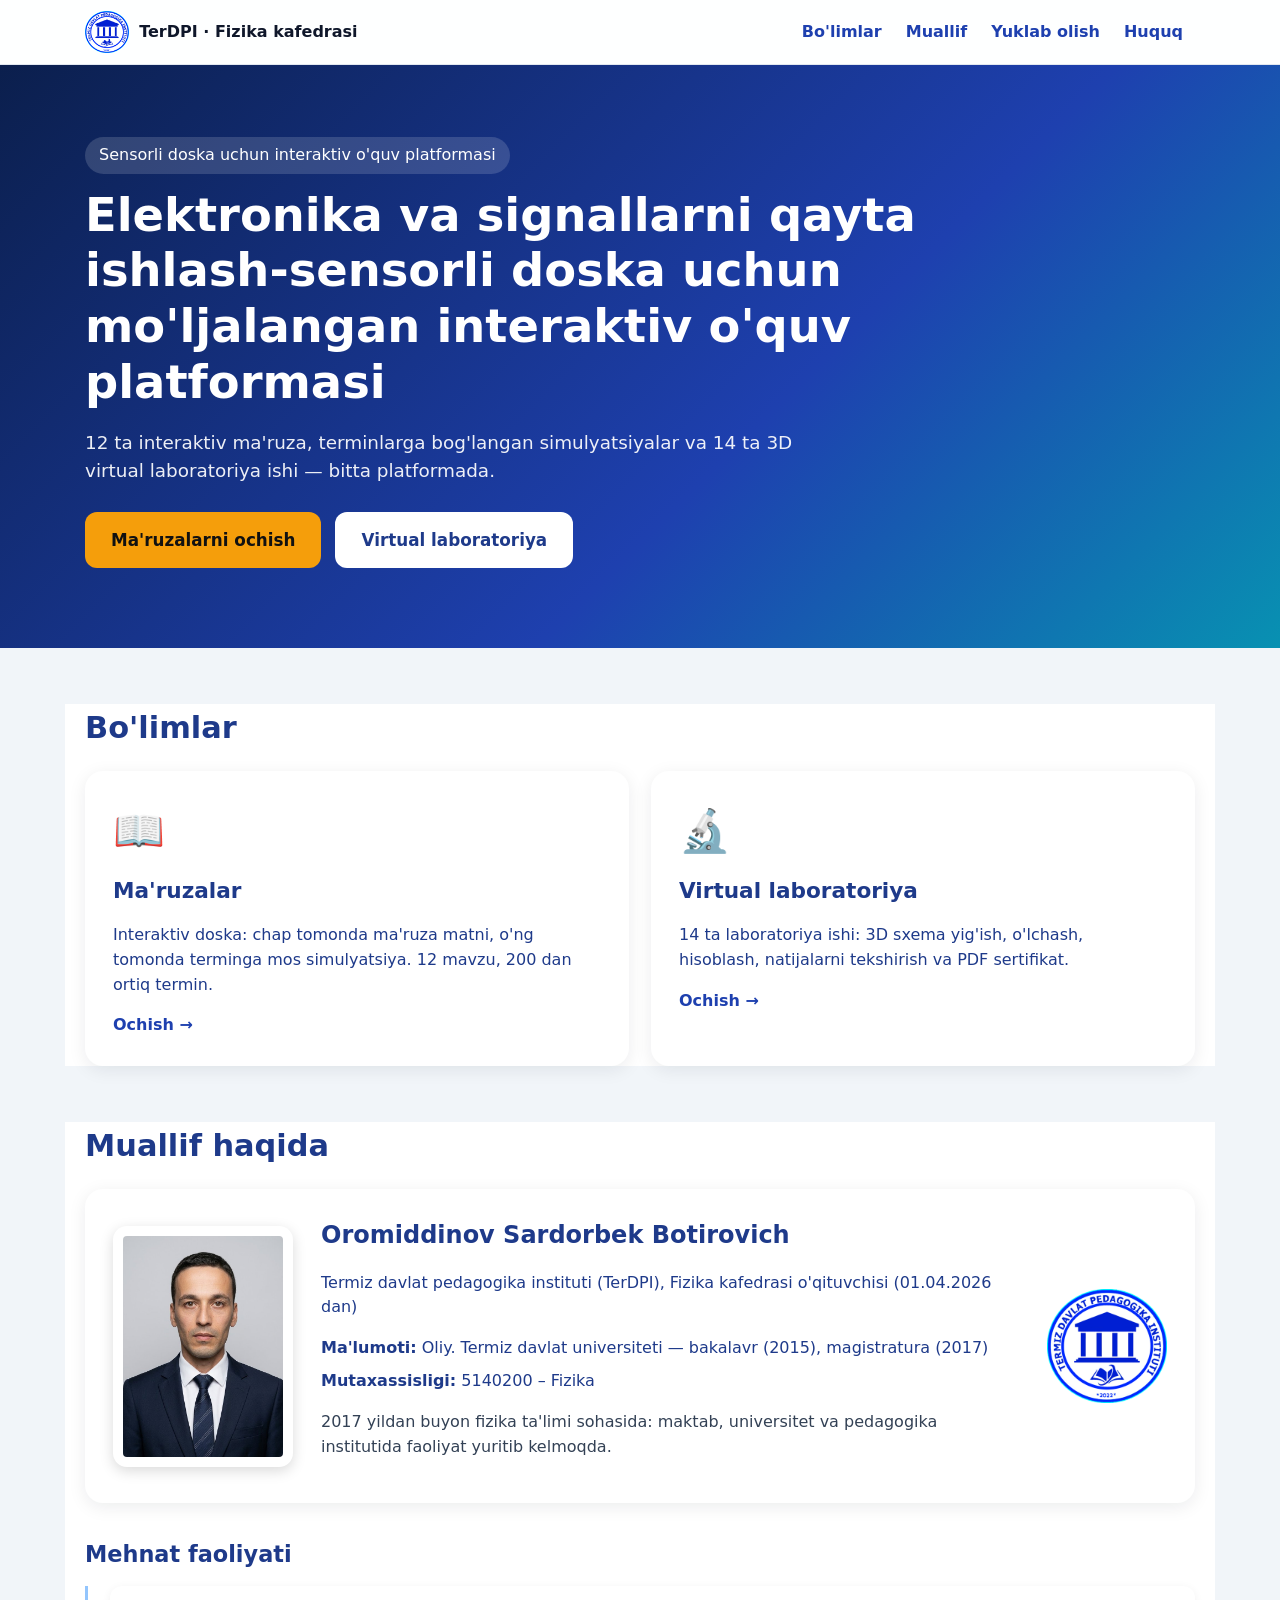
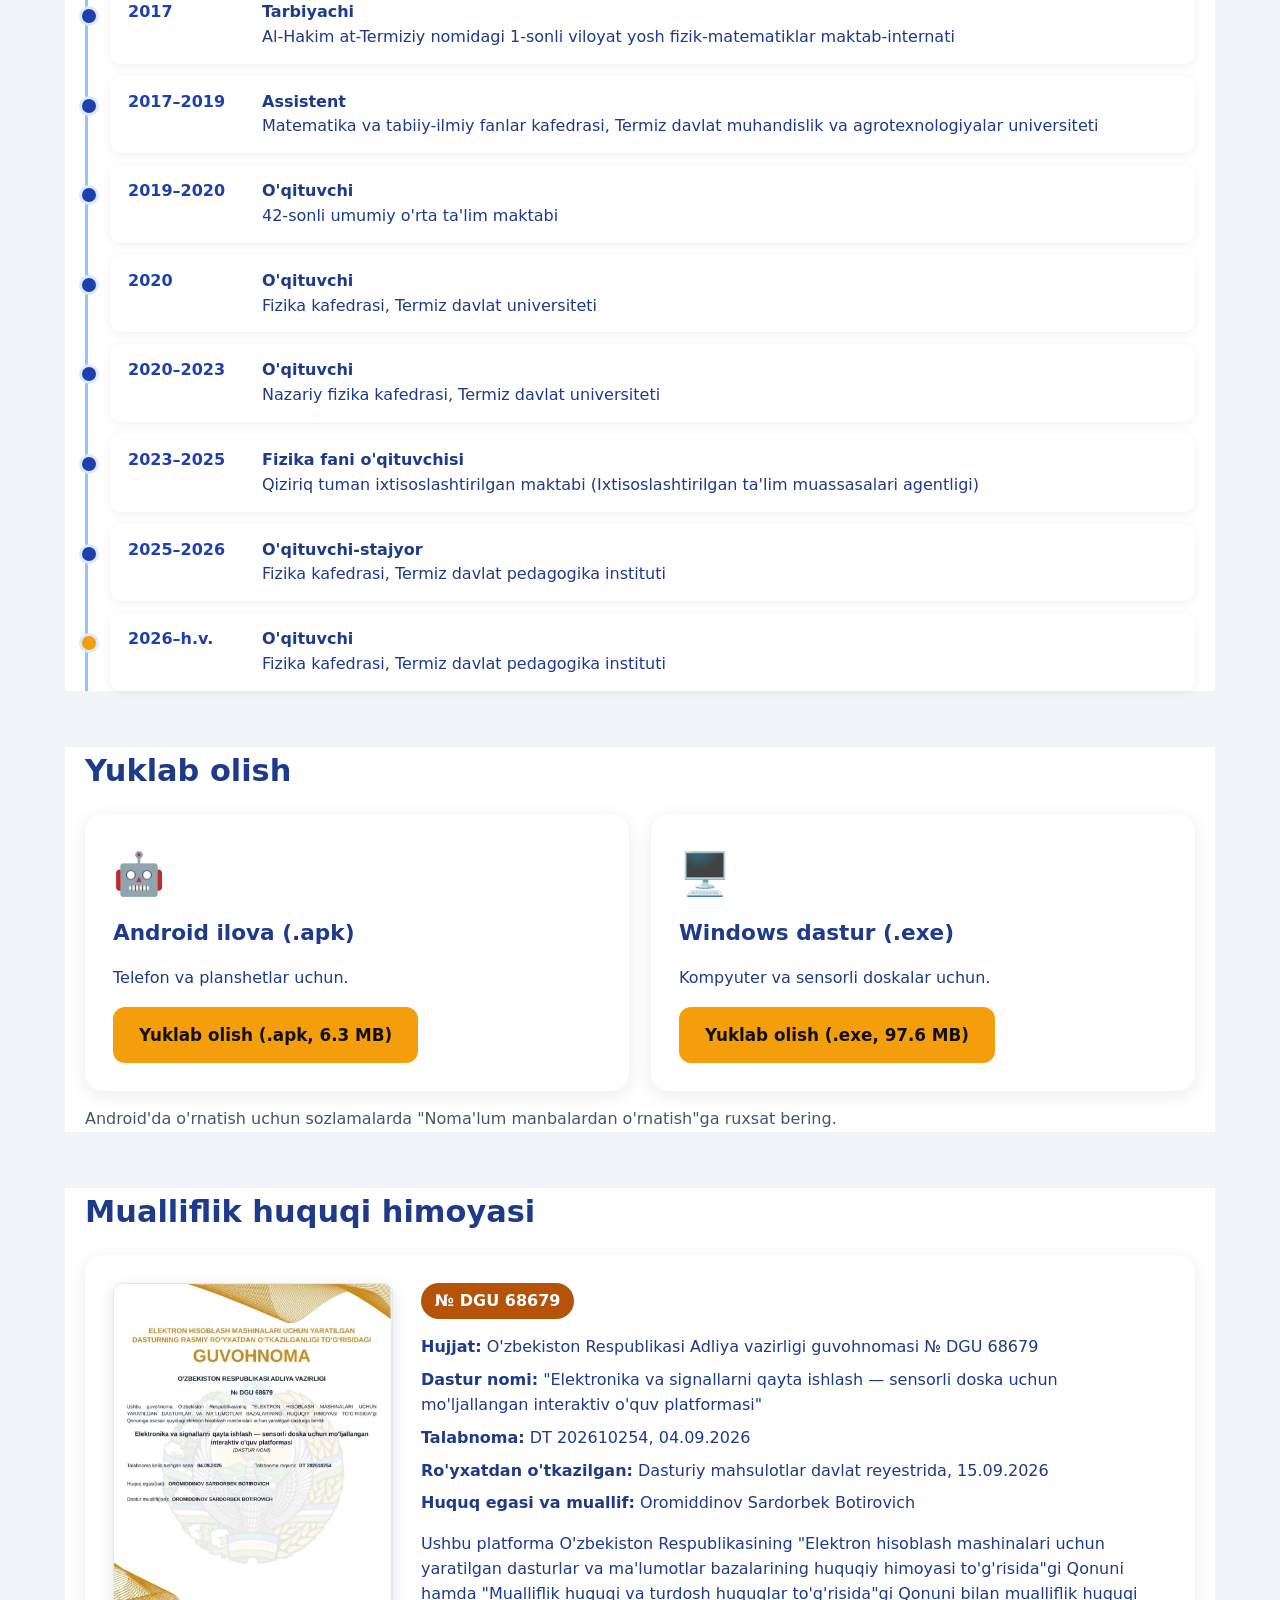
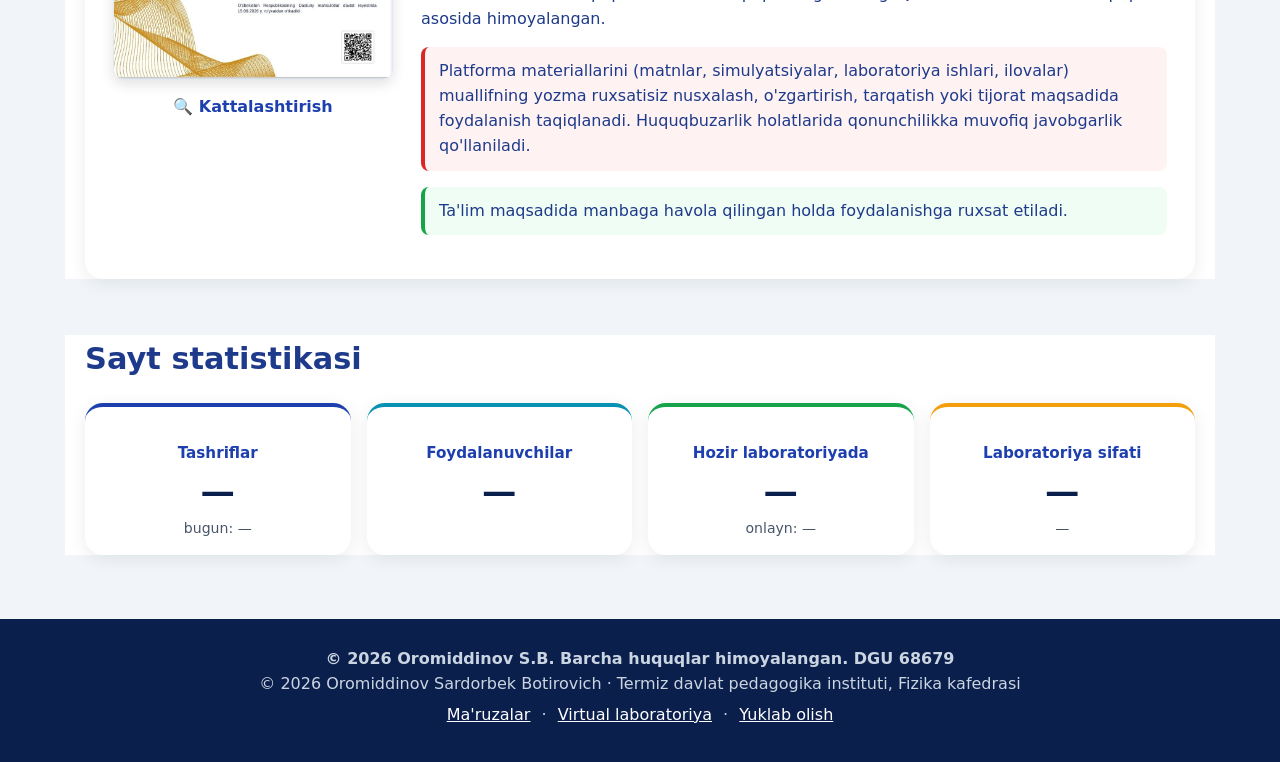
<file: index.html>
<!doctype html><html lang="uz"><head><meta charset="utf-8"><meta name="viewport" content="width=device-width,initial-scale=1">
<title>Elektronika va signallarni qayta ishlash-sensorli doska uchun mo'ljalangan interaktiv o'quv platformasi</title>
<meta name="description" content="Elektronika va signallarni qayta ishlash fani bo'yicha interaktiv ma'ruzalar, 3D virtual laboratoriya va ilovalar. Muallif: Oromiddinov Sardorbek Botirovich, TerDPI.">
<link rel="icon" href="assets/emblem.png"><link rel="stylesheet" href="assets/style.css"></head><body>
<header class="top"><div class="wrap nav"><a class="brand" href="#"><img src="assets/emblem.png" alt="TerDPI gerbi"><span>TerDPI · Fizika kafedrasi</span></a>
<nav><a href="#bolimlar">Bo'limlar</a><a href="#muallif">Muallif</a><a href="#yuklab">Yuklab olish</a><a href="#huquq">Huquq</a></nav></div></header>
<section class="hero"><div class="wrap">
<p class="tag">Sensorli doska uchun interaktiv o'quv platformasi</p>
<h1>Elektronika va signallarni qayta ishlash-sensorli doska uchun mo'ljalangan interaktiv o'quv platformasi</h1>
<p class="lead">12 ta interaktiv ma'ruza, terminlarga bog'langan simulyatsiyalar va 14 ta 3D virtual laboratoriya ishi — bitta platformada.</p>
<div class="btns"><a class="btn pri" href="maruza/">Ma'ruzalarni ochish</a><a class="btn sec" href="laboratoriya/">Virtual laboratoriya</a></div>
</div></section>
<section id="bolimlar" class="wrap sec"><h2>Bo'limlar</h2><div class="cards">
<a class="card" href="maruza/"><div class="ic">📖</div><h3>Ma'ruzalar</h3><p>Interaktiv doska: chap tomonda ma'ruza matni, o'ng tomonda terminga mos simulyatsiya. 12 mavzu, 200 dan ortiq termin.</p><span class="go">Ochish →</span></a>
<a class="card" href="laboratoriya/"><div class="ic">🔬</div><h3>Virtual laboratoriya</h3><p>14 ta laboratoriya ishi: 3D sxema yig'ish, o'lchash, hisoblash, natijalarni tekshirish va PDF sertifikat.</p><span class="go">Ochish →</span></a>
</div></section>
<section id="muallif" class="wrap sec"><h2>Muallif haqida</h2><div class="author">
<img class="photo" src="assets/muallif.jpg" alt="Oromiddinov Sardorbek Botirovich" width="600" height="803" loading="lazy">
<div><h3>Oromiddinov Sardorbek Botirovich</h3>
<p>Termiz davlat pedagogika instituti (TerDPI), Fizika kafedrasi o'qituvchisi (01.04.2026 dan)</p>
<ul class="meta"><li><b>Ma'lumoti:</b> Oliy. Termiz davlat universiteti — bakalavr (2015), magistratura (2017)</li>
<li><b>Mutaxassisligi:</b> 5140200 – Fizika</li></ul>
<p class="sum">2017 yildan buyon fizika ta'limi sohasida: maktab, universitet va pedagogika institutida faoliyat yuritib kelmoqda.</p></div>
<img class="emb" src="assets/emblem.png" alt="Termiz davlat pedagogika instituti gerbi"></div>
<h3 class="tlh">Mehnat faoliyati</h3><ol class="tl"><li><span class="yr">2017</span><div><b>Tarbiyachi</b><br>Al-Hakim at-Termiziy nomidagi 1-sonli viloyat yosh fizik-matematiklar maktab-internati</div></li><li><span class="yr">2017–2019</span><div><b>Assistent</b><br>Matematika va tabiiy-ilmiy fanlar kafedrasi, Termiz davlat muhandislik va agrotexnologiyalar universiteti</div></li><li><span class="yr">2019–2020</span><div><b>O'qituvchi</b><br>42-sonli umumiy o'rta ta'lim maktabi</div></li><li><span class="yr">2020</span><div><b>O'qituvchi</b><br>Fizika kafedrasi, Termiz davlat universiteti</div></li><li><span class="yr">2020–2023</span><div><b>O'qituvchi</b><br>Nazariy fizika kafedrasi, Termiz davlat universiteti</div></li><li><span class="yr">2023–2025</span><div><b>Fizika fani o'qituvchisi</b><br>Qiziriq tuman ixtisoslashtirilgan maktabi (Ixtisoslashtirilgan ta'lim muassasalari agentligi)</div></li><li><span class="yr">2025–2026</span><div><b>O'qituvchi-stajyor</b><br>Fizika kafedrasi, Termiz davlat pedagogika instituti</div></li><li class="now"><span class="yr">2026–h.v.</span><div><b>O'qituvchi</b><br>Fizika kafedrasi, Termiz davlat pedagogika instituti</div></li></ol></section>
<section id="yuklab" class="wrap sec"><h2>Yuklab olish</h2><div class="cards">
<div class="card"><div class="ic">🤖</div><h3>Android ilova (.apk)</h3><p>Telefon va planshetlar uchun.</p><a class="btn pri" href="https://github.com/Univershteyn/elektronika-platforma/releases/latest/download/elektronika-platforma.apk">Yuklab olish (.apk, 6.3 MB)</a></div>
<div class="card"><div class="ic">🖥️</div><h3>Windows dastur (.exe)</h3><p>Kompyuter va sensorli doskalar uchun.</p><a class="btn pri" href="https://github.com/Univershteyn/elektronika-platforma/releases/latest/download/elektronika-platforma.exe">Yuklab olish (.exe, 97.6 MB)</a></div>
</div><p class="note">Android'da o'rnatish uchun sozlamalarda "Noma'lum manbalardan o'rnatish"ga ruxsat bering.</p></section>
<section id="huquq" class="wrap sec"><h2>Mualliflik huquqi himoyasi</h2><div class="huquq">
<a class="guv" href="assets/guvohnoma.jpg" target="_blank" rel="noopener" onclick="if(window.HTMLDialogElement){event.preventDefault();document.getElementById('lb').showModal()}"><img src="assets/guvohnoma.jpg" alt="Adliya vazirligi guvohnomasi № DGU 68679" loading="lazy"><span>🔍 Kattalashtirish</span></a>
<div><p class="badge">№ DGU 68679</p>
<ul class="meta"><li><b>Hujjat:</b> O'zbekiston Respublikasi Adliya vazirligi guvohnomasi № DGU 68679</li>
<li><b>Dastur nomi:</b> "Elektronika va signallarni qayta ishlash — sensorli doska uchun mo'ljallangan interaktiv o'quv platformasi"</li>
<li><b>Talabnoma:</b> DT 202610254, 04.09.2026</li>
<li><b>Ro'yxatdan o'tkazilgan:</b> Dasturiy mahsulotlar davlat reyestrida, 15.09.2026</li>
<li><b>Huquq egasi va muallif:</b> Oromiddinov Sardorbek Botirovich</li></ul>
<p>Ushbu platforma O'zbekiston Respublikasining "Elektron hisoblash mashinalari uchun yaratilgan dasturlar va ma'lumotlar bazalarining huquqiy himoyasi to'g'risida"gi Qonuni hamda "Mualliflik huquqi va turdosh huquqlar to'g'risida"gi Qonuni bilan mualliflik huquqi asosida himoyalangan.</p>
<p class="warn">Platforma materiallarini (matnlar, simulyatsiyalar, laboratoriya ishlari, ilovalar) muallifning yozma ruxsatisiz nusxalash, o'zgartirish, tarqatish yoki tijorat maqsadida foydalanish taqiqlanadi. Huquqbuzarlik holatlarida qonunchilikka muvofiq javobgarlik qo'llaniladi.</p>
<p class="ok">Ta'lim maqsadida manbaga havola qilingan holda foydalanishga ruxsat etiladi.</p></div></div>
<dialog id="lb" onclick="this.close()"><img src="assets/guvohnoma.jpg" alt="Guvohnoma № DGU 68679 (to'liq o'lcham)"><button type="button" aria-label="Yopish">✕</button></dialog></section>
<section id="hisoblagich" class="wrap sec" aria-label="Sayt statistikasi"><h2>Sayt statistikasi</h2>
<div class="hisob" id="site-stats">
<article><p class="stat-k">Tashriflar</p><p class="stat-v" data-k="visits">—</p><p class="stat-s" data-k="today">bugun: —</p></article>
<article><p class="stat-k">Foydalanuvchilar</p><p class="stat-v" data-k="users">—</p><p class="stat-s" data-k="users-note">&nbsp;</p></article>
<article><p class="stat-k">Hozir laboratoriyada</p><p class="stat-v" data-k="lab">—</p><p class="stat-s" data-k="online">onlayn: —</p></article>
<article><p class="stat-k">Laboratoriya sifati</p><p class="stat-v" data-k="quality">—</p><p class="stat-s" data-k="graded">—</p></article>
</div></section>
<footer><div class="wrap"><b>© 2026 Oromiddinov S.B. Barcha huquqlar himoyalangan. DGU 68679</b><br>© 2026 Oromiddinov Sardorbek Botirovich · Termiz davlat pedagogika instituti, Fizika kafedrasi<br><a href="maruza/">Ma'ruzalar</a> · <a href="laboratoriya/">Virtual laboratoriya</a> · <a href="#yuklab">Yuklab olish</a></div></footer>
<script src="assets/counter.js"></script>
</body></html>
</file>
<file: assets/style.css>
*{box-sizing:border-box}html{scroll-behavior:smooth}body{margin:0;font-family:system-ui,"Segoe UI",Roboto,sans-serif;color:#0f172a;background:#f1f5f9;line-height:1.55}
.wrap{max-width:1150px;margin:0 auto;padding:0 20px}a{color:inherit}
.top{position:sticky;top:0;z-index:5;background:rgba(255,255,255,.92);backdrop-filter:blur(8px);border-bottom:1px solid #e2e8f0}
.nav{display:flex;justify-content:space-between;align-items:center;min-height:64px;gap:10px;flex-wrap:wrap}
.brand{display:flex;align-items:center;gap:10px;text-decoration:none;font-weight:700}.brand img{height:42px}
nav a{text-decoration:none;padding:12px 12px;font-weight:600;color:#1e40af}
.hero{background:linear-gradient(135deg,#0b1f4d,#1e40af 60%,#0891b2);color:#fff;padding:72px 0 80px}
.tag{display:inline-block;background:rgba(255,255,255,.15);padding:6px 14px;border-radius:999px;margin:0 0 14px}
.hero h1{font-size:clamp(1.6rem,4vw,2.9rem);line-height:1.2;margin:0 0 16px;max-width:950px}.lead{font-size:1.15rem;max-width:760px;opacity:.92}
.btns{display:flex;gap:14px;flex-wrap:wrap;margin-top:26px}
.btn{display:inline-block;min-height:52px;padding:15px 26px;border-radius:12px;font-weight:700;text-decoration:none;font-size:1.05rem}
.pri{background:#f59e0b;color:#111}.sec{background:#fff;color:#1e3a8a}.btn:active{transform:scale(.97)}
.sec h2,section.sec>h2{font-size:1.9rem;margin:56px 0 20px}
.cards{display:grid;grid-template-columns:repeat(auto-fit,minmax(280px,1fr));gap:22px}
.card{display:block;background:#fff;border-radius:18px;padding:28px;text-decoration:none;box-shadow:0 4px 18px rgba(15,23,42,.08);transition:transform .15s}
a.card:hover{transform:translateY(-4px)}.ic{font-size:2.6rem}.card h3{margin:10px 0 6px;font-size:1.35rem}.go{color:#1e40af;font-weight:700}
.author{display:grid;grid-template-columns:180px 1fr 120px;gap:28px;align-items:center;background:#fff;border-radius:18px;padding:28px;box-shadow:0 4px 18px rgba(15,23,42,.08)}
.author h3{margin:0 0 4px;font-size:1.5rem}.photo{width:180px;height:220px;border-radius:14px;display:flex;align-items:center;justify-content:center;text-align:center;padding:10px}
.ph{background:#fef3c7;border:2px dashed #f59e0b;color:#92400e;border-radius:8px;padding:2px 8px}p.ph{padding:10px}
.meta{list-style:none;padding:0}.meta li{margin:8px 0}.emb{width:120px}
.note{color:#475569}footer{margin-top:64px;background:#0b1f4d;color:#cbd5e1;padding:28px 0;text-align:center}footer a{color:#fff;padding:6px;display:inline-block}
@media(max-width:760px){.author{grid-template-columns:1fr;justify-items:center;text-align:center}.emb{width:90px}nav a{padding:10px 8px}.brand span{font-size:.9rem}}

.author .photo{width:180px;height:auto;aspect-ratio:600/803;object-fit:cover;border-radius:14px;box-shadow:0 4px 14px rgba(0,0,0,.15)}
.sum{color:#334155}.tlh{margin:34px 0 14px;font-size:1.4rem}
.tl{list-style:none;margin:0;padding:0 0 0 22px;border-left:3px solid #93c5fd}
.tl li{position:relative;display:grid;grid-template-columns:120px 1fr;gap:14px;background:#fff;border-radius:12px;padding:14px 18px;margin:0 0 12px;box-shadow:0 2px 10px rgba(15,23,42,.06)}
.tl li::before{content:"";position:absolute;left:-31px;top:20px;width:14px;height:14px;border-radius:50%;background:#1e40af;border:3px solid #dbeafe}
.tl li.now::before{background:#f59e0b}.yr{font-weight:700;color:#1e40af}
@media(max-width:760px){.tl li{grid-template-columns:1fr;gap:4px}.author .photo{width:160px}}
section[id]{scroll-margin-top:72px}

section{scroll-margin-top:72px}
.huquq{display:grid;grid-template-columns:280px 1fr;gap:28px;background:#fff;border-radius:18px;padding:28px;box-shadow:0 4px 18px rgba(15,23,42,.08)}
.guv{display:block;text-decoration:none;text-align:center;color:#1e40af;font-weight:700}.guv img{width:100%;border:1px solid #e2e8f0;border-radius:10px;box-shadow:0 4px 14px rgba(0,0,0,.12);margin-bottom:8px}
.badge{display:inline-block;background:#b45309;color:#fff;font-weight:700;padding:6px 14px;border-radius:999px;margin:0}
.warn{background:#fef2f2;border-left:4px solid #dc2626;padding:12px 14px;border-radius:8px}.ok{background:#f0fdf4;border-left:4px solid #16a34a;padding:12px 14px;border-radius:8px}
dialog#lb{border:0;padding:0;background:transparent;max-width:96vw;max-height:96vh}dialog#lb::backdrop{background:rgba(0,0,0,.8)}
dialog#lb img{max-width:96vw;max-height:94vh;display:block}dialog#lb button{position:absolute;top:8px;right:8px;width:48px;height:48px;border-radius:50%;border:0;font-size:22px;cursor:pointer}
@media(max-width:760px){.huquq{grid-template-columns:1fr}.guv{max-width:260px;margin:0 auto}}

.hisob{display:grid;grid-template-columns:repeat(4,minmax(0,1fr));gap:16px}
.hisob article{background:#fff;border-radius:18px;padding:18px 14px 16px;text-align:center;box-shadow:0 4px 18px rgba(15,23,42,.08);border-top:4px solid #1e40af;min-width:0}
.hisob article:nth-child(2){border-top-color:#0891b2}
.hisob article:nth-child(3){border-top-color:#16a34a}
.hisob article:nth-child(4){border-top-color:#f59e0b}
.stat-k,.stat-v,.stat-s{margin:0}
.stat-k{font-weight:700;color:#1e40af;font-size:.95rem;line-height:1.3;min-height:2.6em;display:flex;align-items:flex-end;justify-content:center}
.stat-v{font-size:clamp(1.55rem,3.4vw,2.15rem);font-weight:800;color:#0b1f4d;line-height:1.15;margin-top:8px;font-variant-numeric:tabular-nums}
.stat-s{color:#475569;font-size:.88rem;margin-top:6px;min-height:1.35em}
@media(max-width:760px){.hisob{grid-template-columns:1fr 1fr;gap:12px}.hisob article{padding:14px 10px 12px}.stat-k{font-size:.88rem}}
@media(max-width:380px){.hisob{grid-template-columns:1fr}}
</file>
